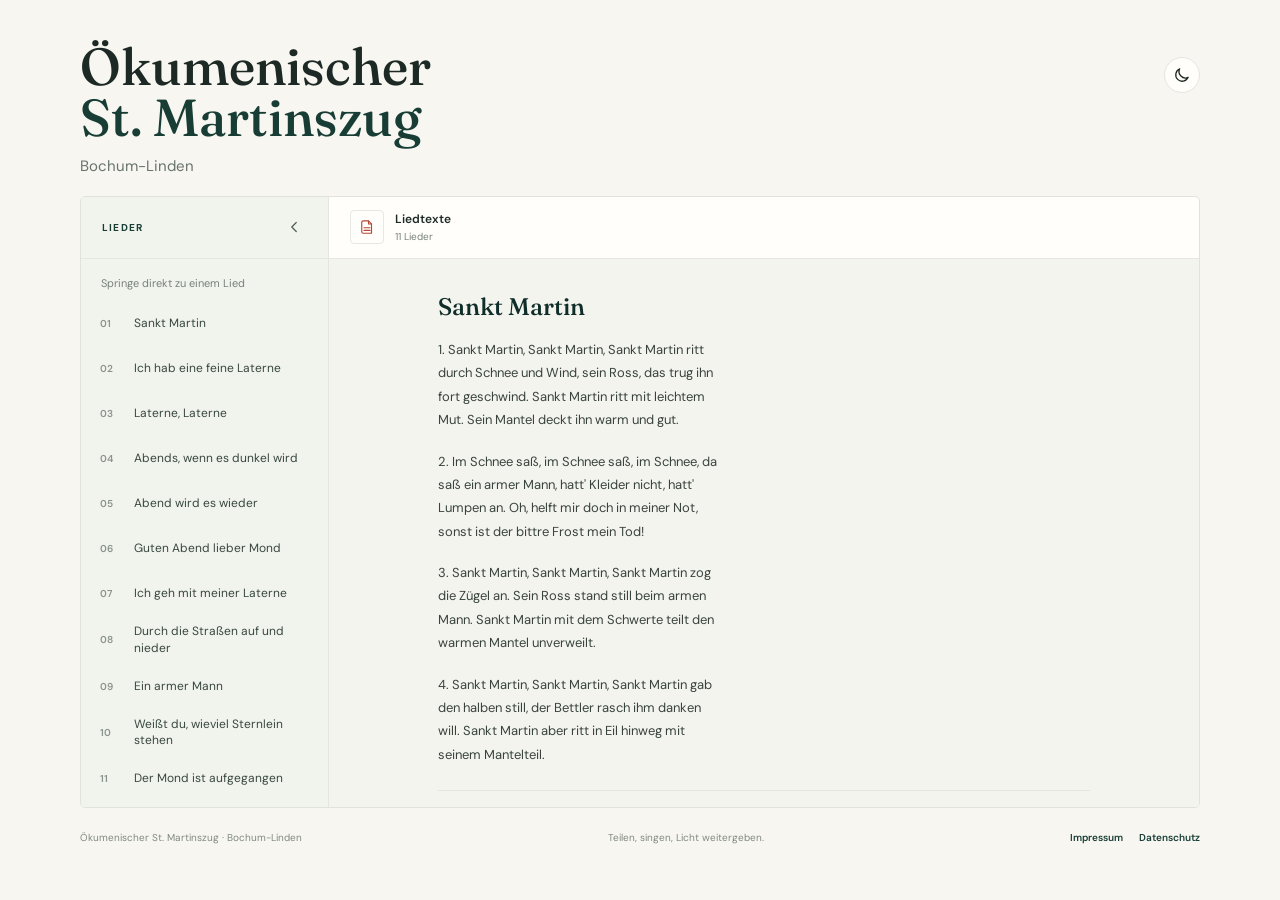
<file: index.html>
<!doctype html>
<html lang="de">
  <head>
    <meta charset="utf-8">
    <meta name="viewport" content="width=device-width, initial-scale=1">
    <meta name="theme-color" content="#173d35">
    <title>Ökumenischer St. Martinszug Bochum-Linden</title>
    <link rel="preconnect" href="https://fonts.googleapis.com">
    <link rel="preconnect" href="https://fonts.gstatic.com" crossorigin>
    <link href="https://fonts.googleapis.com/css2?family=DM+Sans:wght@400;500;600;700&family=Fraunces:opsz,wght@9..144,500;9..144,600&display=swap" rel="stylesheet">
    <link rel="stylesheet" href="styles.css">
    <script src="texte/songs.js" defer></script>
    <script src="app.js?v=4" defer></script>
  </head>
  <body>

    <main>
      <section class="page-heading">
        <div class="page-heading-row">
          <h1>Ökumenischer<br><span>St. Martinszug</span></h1>
          <button class="theme-toggle" id="theme-toggle" type="button" aria-pressed="false" aria-label="Dunkelmodus einschalten" title="Dunkelmodus einschalten">
          <svg class="theme-icon theme-icon-dark" aria-hidden="true" viewBox="0 0 24 24"><path d="M20.2 15.1A8.5 8.5 0 0 1 8.9 3.8 8.6 8.6 0 1 0 20.2 15.1Z"/></svg>
          <svg class="theme-icon theme-icon-light" aria-hidden="true" viewBox="0 0 24 24"><circle cx="12" cy="12" r="4"/><path d="M12 2v2m0 16v2M4.93 4.93l1.42 1.42m11.3 11.3 1.42 1.42M2 12h2m16 0h2M4.93 19.07l1.42-1.42m11.3-11.3 1.42-1.42"/></svg>
          </button>
        </div>
        <p class="heading-location">Bochum-Linden</p>
      </section>

      <section class="songbook" aria-label="Liedtexte">
        <aside class="song-nav" id="song-nav">
          <div class="nav-topline">
            <span class="section-label">Lieder</span>
            <button class="icon-button nav-toggle" id="nav-toggle" type="button" aria-label="Liedübersicht einklappen" aria-expanded="true" title="Liedübersicht einklappen">
              <svg aria-hidden="true" viewBox="0 0 24 24"><path d="m15 18-6-6 6-6"/></svg>
            </button>
          </div>
          <div class="nav-content" id="nav-content">
            <p class="nav-caption" id="nav-caption">Springe direkt zu einem Lied</p>
            <ol class="song-list" id="song-list"></ol>
          </div>
          <button class="icon-button nav-reopen" id="nav-reopen" type="button" aria-label="Liedübersicht ausklappen" title="Liedübersicht ausklappen" hidden>
            <svg aria-hidden="true" viewBox="0 0 24 24"><path d="m9 18 6-6-6-6"/></svg>
          </button>
        </aside>

        <div class="document-area">
          <div class="document-toolbar">
            <div class="document-title">
              <span class="document-icon" aria-hidden="true">
                <svg viewBox="0 0 24 24"><path d="M7 3.75h7l4 4v12.5H7a2 2 0 0 1-2-2v-12.5a2 2 0 0 1 2-2Z"/><path d="M14 4v4h4M8 13h8M8 16.5h8"/></svg>
              </span>
              <span><strong id="songbook-name">Liedtexte</strong><small id="song-meta">Lieder aus dem Ordner „texte“</small></span>
            </div>
          </div>
          <div class="song-display">
            <div class="song-content" id="song-content"></div>
            <div class="empty-state" id="empty-state">
              <span class="empty-mark" aria-hidden="true">
                <svg viewBox="0 0 48 48"><path d="M15 7.5h13l8 8v23H15a3 3 0 0 1-3-3v-25a3 3 0 0 1 3-3Z"/><path d="M28 8v8h8M19 25h13M19 30h13M19 35h8"/></svg>
              </span>
              <h2 id="empty-title">Noch keine Liedtexte vorhanden</h2>
              <p id="empty-copy">Lege einzelne Lieddateien als .txt im Ordner „texte“ ab. Jedes Lied beginnt mit dem Titel in der ersten Zeile.</p>
            </div>
            <div class="loading-state" id="loading-state" hidden>Die Liedtexte werden geladen …</div>
          </div>
        </div>
      </section>
    </main>

    <footer class="site-footer">
      <span>Ökumenischer St. Martinszug · Bochum-Linden</span>
      <span>Teilen, singen, Licht weitergeben.</span>
      <nav class="footer-links" aria-label="Rechtliche Informationen">
        <a href="impressum.html">Impressum</a>
        <a href="datenschutz.html">Datenschutz</a>
      </nav>
    </footer>
  </body>
</html>
</file>
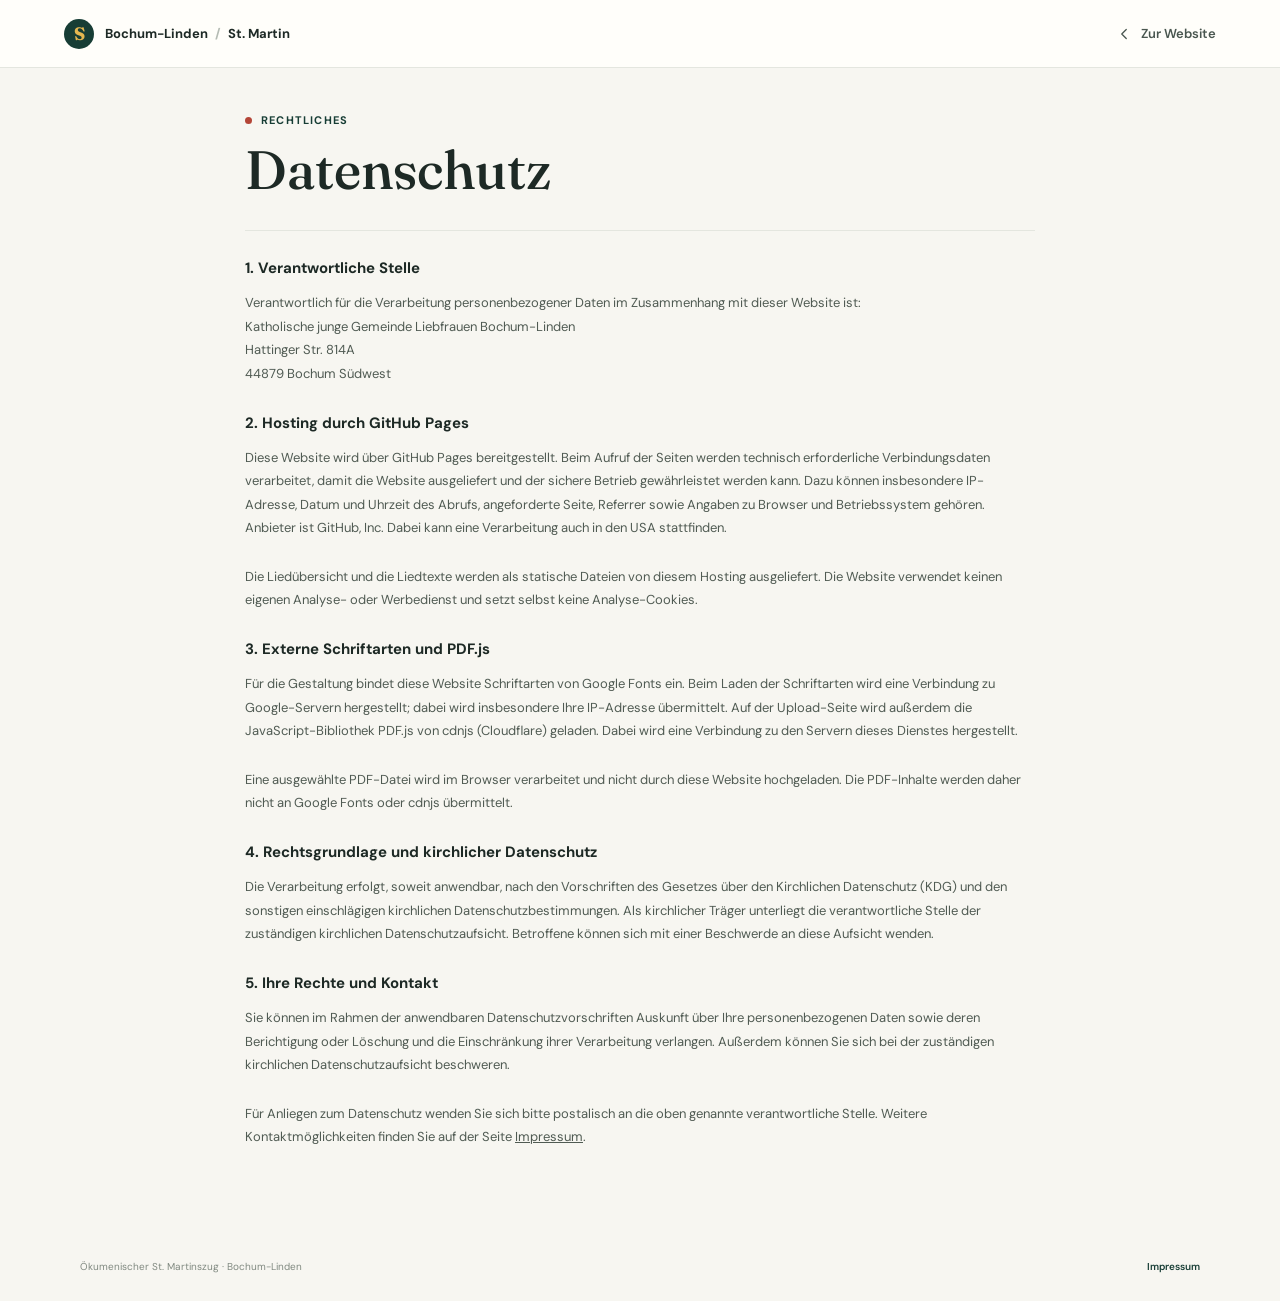
<file: datenschutz.html>
<!doctype html>
<html lang="de">
  <head>
    <meta charset="utf-8">
    <meta name="viewport" content="width=device-width, initial-scale=1">
    <meta name="theme-color" content="#173d35">
    <title>Datenschutzerklärung · St. Martinszug Bochum-Linden</title>
    <link rel="preconnect" href="https://fonts.googleapis.com">
    <link rel="preconnect" href="https://fonts.gstatic.com" crossorigin>
    <link href="https://fonts.googleapis.com/css2?family=DM+Sans:wght@400;500;600;700&family=Fraunces:opsz,wght@9..144,500;9..144,600&display=swap" rel="stylesheet">
    <link rel="stylesheet" href="styles.css">
  </head>
  <body>
    <header class="topbar">
      <a class="wordmark" href="index.html" aria-label="Zur Startseite">
        <span class="wordmark-mark" aria-hidden="true">S</span>
        <span>Bochum-Linden <span class="wordmark-divider">/</span> St. Martin</span>
      </a>
      <a class="admin-link" href="index.html">
        <svg aria-hidden="true" viewBox="0 0 24 24"><path d="m15 18-6-6 6-6"/></svg>
        Zur Website
      </a>
    </header>

    <main class="legal-main">
      <section class="admin-heading">
        <p class="eyebrow"><span class="eyebrow-dot"></span> Rechtliches</p>
        <h1>Datenschutz</h1>
      </section>
      <article class="legal-content">
        <h2>1. Verantwortliche Stelle</h2>
        <p>
          Verantwortlich für die Verarbeitung personenbezogener Daten im Zusammenhang mit dieser Website ist:<br>
          Katholische junge Gemeinde Liebfrauen Bochum-Linden<br>
          Hattinger Str. 814A<br>
          44879 Bochum Südwest
        </p>

        <h2>2. Hosting durch GitHub Pages</h2>
        <p>
          Diese Website wird über GitHub Pages bereitgestellt. Beim Aufruf der Seiten werden technisch erforderliche Verbindungsdaten verarbeitet, damit die Website ausgeliefert und der sichere Betrieb gewährleistet werden kann. Dazu können insbesondere IP-Adresse, Datum und Uhrzeit des Abrufs, angeforderte Seite, Referrer sowie Angaben zu Browser und Betriebssystem gehören. Anbieter ist GitHub, Inc. Dabei kann eine Verarbeitung auch in den USA stattfinden.
        </p>
        <p>
          Die Liedübersicht und die Liedtexte werden als statische Dateien von diesem Hosting ausgeliefert. Die Website verwendet keinen eigenen Analyse- oder Werbedienst und setzt selbst keine Analyse-Cookies.
        </p>

        <h2>3. Externe Schriftarten und PDF.js</h2>
        <p>
          Für die Gestaltung bindet diese Website Schriftarten von Google Fonts ein. Beim Laden der Schriftarten wird eine Verbindung zu Google-Servern hergestellt; dabei wird insbesondere Ihre IP-Adresse übermittelt. Auf der Upload-Seite wird außerdem die JavaScript-Bibliothek PDF.js von cdnjs (Cloudflare) geladen. Dabei wird eine Verbindung zu den Servern dieses Dienstes hergestellt.
        </p>
        <p>
          Eine ausgewählte PDF-Datei wird im Browser verarbeitet und nicht durch diese Website hochgeladen. Die PDF-Inhalte werden daher nicht an Google Fonts oder cdnjs übermittelt.
        </p>

        <h2>4. Rechtsgrundlage und kirchlicher Datenschutz</h2>
        <p>
          Die Verarbeitung erfolgt, soweit anwendbar, nach den Vorschriften des Gesetzes über den Kirchlichen Datenschutz (KDG) und den sonstigen einschlägigen kirchlichen Datenschutzbestimmungen. Als kirchlicher Träger unterliegt die verantwortliche Stelle der zuständigen kirchlichen Datenschutzaufsicht. Betroffene können sich mit einer Beschwerde an diese Aufsicht wenden.
        </p>

        <h2>5. Ihre Rechte und Kontakt</h2>
        <p>
          Sie können im Rahmen der anwendbaren Datenschutzvorschriften Auskunft über Ihre personenbezogenen Daten sowie deren Berichtigung oder Löschung und die Einschränkung ihrer Verarbeitung verlangen. Außerdem können Sie sich bei der zuständigen kirchlichen Datenschutzaufsicht beschweren.
        </p>
        <p>
          Für Anliegen zum Datenschutz wenden Sie sich bitte postalisch an die oben genannte verantwortliche Stelle. Weitere Kontaktmöglichkeiten finden Sie auf der Seite <a href="impressum.html">Impressum</a>.
        </p>
      </article>
    </main>

    <footer class="site-footer">
      <span>Ökumenischer St. Martinszug · Bochum-Linden</span>
      <nav class="footer-links" aria-label="Rechtliche Informationen">
        <a href="impressum.html">Impressum</a>
      </nav>
    </footer>
  </body>
</html>
</file>
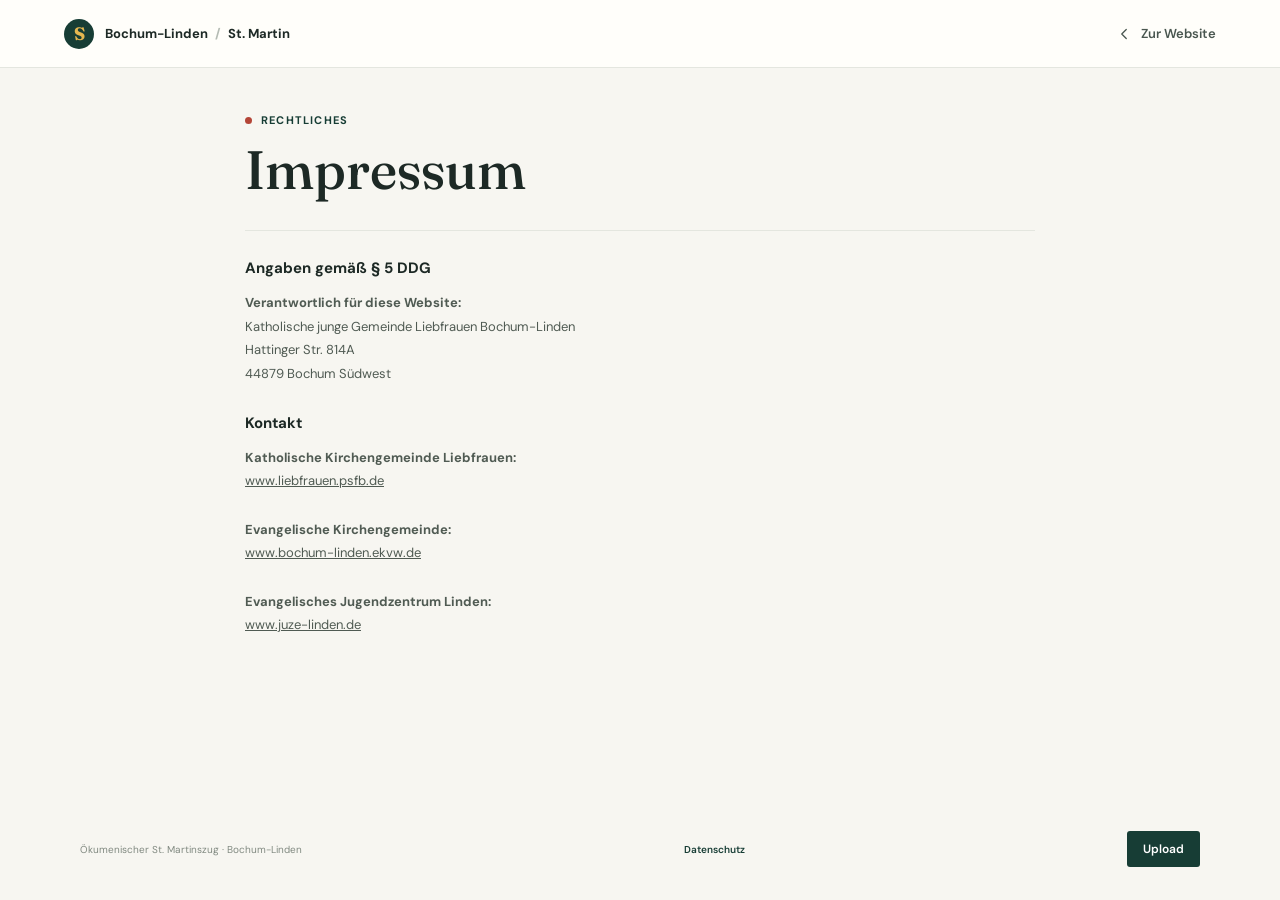
<file: impressum.html>
<!doctype html>
<html lang="de">
  <head>
    <meta charset="utf-8">
    <meta name="viewport" content="width=device-width, initial-scale=1">
    <meta name="theme-color" content="#173d35">
    <title>Impressum · St. Martinszug Bochum-Linden</title>
    <link rel="preconnect" href="https://fonts.googleapis.com">
    <link rel="preconnect" href="https://fonts.gstatic.com" crossorigin>
    <link href="https://fonts.googleapis.com/css2?family=DM+Sans:wght@400;500;600;700&family=Fraunces:opsz,wght@9..144,500;9..144,600&display=swap" rel="stylesheet">
    <link rel="stylesheet" href="styles.css">
  </head>
  <body>
    <header class="topbar">
      <a class="wordmark" href="index.html" aria-label="Zur Startseite">
        <span class="wordmark-mark" aria-hidden="true">S</span>
        <span>Bochum-Linden <span class="wordmark-divider">/</span> St. Martin</span>
      </a>
      <a class="admin-link" href="index.html">
        <svg aria-hidden="true" viewBox="0 0 24 24"><path d="m15 18-6-6 6-6"/></svg>
        Zur Website
      </a>
    </header>

    <main class="legal-main">
      <section class="admin-heading">
        <p class="eyebrow"><span class="eyebrow-dot"></span> Rechtliches</p>
        <h1>Impressum</h1>
      </section>
      <section class="legal-content">
        <h2>Angaben gemäß § 5 DDG</h2>
        <p>
          <strong>Verantwortlich für diese Website:</strong><br>
          Katholische junge Gemeinde Liebfrauen Bochum-Linden<br>
          Hattinger Str. 814A<br>
          44879 Bochum Südwest
        </p>
        <h2>Kontakt</h2>
        <p>
          <strong>Katholische Kirchengemeinde Liebfrauen:</strong><br>
          <a href="https://www.liebfrauen.psfb.de/">www.liebfrauen.psfb.de</a>
        </p>
        <p>
          <strong>Evangelische Kirchengemeinde:</strong><br>
          <a href="https://www.bochum-linden.ekvw.de/">www.bochum-linden.ekvw.de</a>
        </p>
        <p>
          <strong>Evangelisches Jugendzentrum Linden:</strong><br>
          <a href="https://www.juze-linden.de/">www.juze-linden.de</a>
        </p>
      </section>
    </main>

    <footer class="site-footer">
      <span>Ökumenischer St. Martinszug · Bochum-Linden</span>
      <nav class="footer-links" aria-label="Rechtliche Informationen">
        <a href="datenschutz.html">Datenschutz</a>
      </nav>
      <a class="button button-primary footer-upload" href="admin.html">Upload</a>
    </footer>
  </body>
</html>
</file>
<file: styles.css>
:root {
  color-scheme: light;
  --forest: #173d35;
  --forest-deep: #102e29;
  --leaf: #dce8df;
  --paper: #f7f6f1;
  --white: #fffefa;
  --ink: #1d2925;
  --muted: #78817b;
  --line: #e4e6df;
  --red: #b44537;
  --gold: #e5b750;
  --sans: "DM Sans", "Segoe UI", sans-serif;
  --serif: "Fraunces", Georgia, serif;
}

* { box-sizing: border-box; }

body {
  margin: 0;
  min-width: 320px;
  background: var(--paper);
  color: var(--ink);
  font-family: var(--sans);
  -webkit-font-smoothing: antialiased;
}

a { color: inherit; }
button, input { font: inherit; }
[hidden] { display: none !important; }

.topbar {
  height: 68px;
  padding: 0 clamp(20px, 5vw, 72px);
  display: flex;
  align-items: center;
  justify-content: space-between;
  background: var(--white);
  border-bottom: 1px solid var(--line);
}

.wordmark, .admin-link {
  display: inline-flex;
  align-items: center;
  text-decoration: none;
}

.wordmark { gap: 11px; font-size: 13px; font-weight: 700; }
.wordmark-mark {
  display: grid;
  width: 30px;
  height: 30px;
  place-items: center;
  border-radius: 50%;
  background: var(--forest);
  color: var(--gold);
  font-family: var(--serif);
  font-size: 18px;
}
.wordmark-divider { padding: 0 4px; color: #b5bcb4; }
.admin-link { gap: 8px; color: #49564f; font-size: 13px; font-weight: 600; }
.admin-link svg, .icon-button svg, .button svg { width: 18px; height: 18px; }
.admin-link svg, .icon-button svg { fill: none; stroke: currentColor; stroke-width: 1.7; stroke-linecap: round; stroke-linejoin: round; }
.admin-link:hover { color: var(--red); }

main { width: min(1120px, calc(100% - 48px)); margin: 0 auto; }
.page-heading-row { position: relative; }
.page-heading-row h1 { width: 100%; }
.theme-toggle { display: grid; flex: 0 0 36px; width: 36px; height: 36px; min-height: 36px; padding: 8px; place-items: center; border: 1px solid var(--line); border-radius: 50%; background: var(--white); color: var(--ink); cursor: pointer; }
.page-heading-row .theme-toggle { position: absolute; top: 16px; right: 0; }
.theme-toggle:hover { border-color: #9baa9d; background: var(--leaf); }
.theme-icon { width: 18px; height: 18px; fill: none; stroke: currentColor; stroke-width: 1.7; stroke-linecap: round; stroke-linejoin: round; }
.theme-icon-light { display: none; }
.dark-mode .theme-icon-dark { display: none; }
.dark-mode .theme-icon-light { display: block; }
.page-heading { padding: 24px 0 20px; }
.eyebrow, .section-label {
  margin: 0;
  color: var(--forest);
  font-size: 11px;
  font-weight: 700;
  letter-spacing: 1.2px;
  text-transform: uppercase;
}
.eyebrow { display: flex; align-items: center; gap: 9px; }
.eyebrow-dot { width: 7px; height: 7px; border-radius: 50%; background: var(--red); }
h1, h2, p { margin-top: 0; }
.page-heading h1, .admin-heading h1 {
  margin: 17px 0 5px;
  font-family: var(--serif);
  font-size: clamp(38px, 4.5vw, 52px);
  font-weight: 500;
  letter-spacing: 0;
  line-height: .99;
}
.page-heading h1 span, .admin-heading h1 span { color: var(--forest); }
.heading-location { margin: 12px 0 0; color: #68736c; font-size: 15px; }

.songbook {
  display: grid;
  min-height: 580px;
  height: min(68vh, 760px);
  grid-template-columns: 248px minmax(0, 1fr);
  overflow: hidden;
  background: var(--white);
  border: 1px solid #e0e3db;
  border-radius: 5px;
}
.songbook.is-nav-collapsed { grid-template-columns: 58px minmax(0, 1fr); }
.song-nav { position: relative; display: flex; min-height: 0; flex-direction: column; overflow: hidden; background: #f1f3ed; border-right: 1px solid var(--line); }
.nav-topline { min-height: 62px; padding: 0 17px 0 21px; display: flex; justify-content: space-between; align-items: center; border-bottom: 1px solid var(--line); }
.section-label { font-size: 10px; }
.icon-button { display: grid; width: 34px; height: 34px; padding: 0; place-items: center; border: 0; border-radius: 4px; background: transparent; color: #536159; cursor: pointer; }
.icon-button:hover { background: #e4e9e1; color: var(--forest); }
.nav-content { display: flex; min-height: 0; flex: 1; flex-direction: column; }
.nav-caption { padding: 17px 20px 10px; margin: 0; color: var(--muted); font-size: 11px; }
.song-list { min-height: 0; padding: 0 10px 12px; margin: 0; flex: 1; overflow-x: hidden; overflow-y: auto; list-style: none; }
.song-list li { margin: 2px 0; }
.song-link { display: grid; grid-template-columns: 26px minmax(0, 1fr); align-items: center; gap: 8px; min-height: 43px; padding: 6px 9px; border-radius: 3px; color: #39483f; text-decoration: none; }
.song-link:hover, .song-link:focus-visible { background: #e4eae2; color: var(--forest-deep); outline: none; }
.song-number { color: #89938b; font-size: 10px; font-weight: 600; font-variant-numeric: tabular-nums; }
.song-link-title { overflow: hidden; font-size: 12px; line-height: 1.4; text-overflow: ellipsis; }
.song-nav.is-collapsed .nav-topline { padding: 0; justify-content: center; }
.song-nav.is-collapsed .section-label, .song-nav.is-collapsed .nav-content { display: none; }
.nav-reopen { position: absolute; inset: 14px auto auto 12px; }
.document-area { min-width: 0; min-height: 0; display: flex; flex-direction: column; }
.document-toolbar { height: 62px; padding: 0 21px; display: flex; flex: 0 0 auto; align-items: center; justify-content: space-between; border-bottom: 1px solid var(--line); }
.document-title { display: flex; align-items: center; gap: 11px; min-width: 0; }
.document-icon { display: grid; width: 34px; height: 34px; flex: 0 0 auto; place-items: center; border: 1px solid #e6e8e1; border-radius: 4px; color: var(--red); }
.document-icon svg { width: 18px; height: 18px; fill: none; stroke: currentColor; stroke-width: 1.5; stroke-linecap: round; stroke-linejoin: round; }
.document-title strong, .document-title small { display: block; overflow: hidden; text-overflow: ellipsis; white-space: nowrap; }
.document-title strong { max-width: min(46vw, 390px); font-size: 12px; font-weight: 600; }
.document-title small { margin-top: 3px; color: var(--muted); font-size: 10px; }
.song-display { position: relative; min-height: 0; flex: 1; overflow-x: hidden; overflow-y: auto; background: #f4f4ef; }
.song-content { max-width: 720px; padding: 9px 34px 32px; margin: 0 auto; }
.song-card { padding: 24px 0; border-bottom: 1px solid var(--line); scroll-margin-top: 16px; }
.song-card h2 { margin: 0 0 17px; color: var(--forest-deep); font-family: var(--serif); font-size: 24px; font-weight: 500; }
.song-card p { margin: 0; color: #39443d; font-size: 13px; line-height: 1.8; }
.song-card p.song-stanza { margin-bottom: 18px; white-space: pre-line; }
.song-card p.song-stanza:last-child { margin-bottom: 0; }
.empty-state { position: absolute; inset: 0; display: flex; flex-direction: column; align-items: center; justify-content: center; padding: 24px; text-align: center; }
.empty-mark { display: grid; width: 66px; height: 66px; margin-bottom: 19px; place-items: center; border: 1px solid #d6ddd4; border-radius: 50%; color: var(--forest); }
.empty-mark svg { width: 35px; height: 35px; fill: none; stroke: currentColor; stroke-width: 1.35; stroke-linecap: round; stroke-linejoin: round; }
.empty-state h2 { margin: 0 0 8px; font-family: var(--serif); font-size: 23px; font-weight: 500; }
.empty-state p { max-width: 300px; margin: 0 0 20px; color: #6d776f; font-size: 12px; line-height: 1.6; }
.button { display: inline-flex; min-height: 42px; align-items: center; justify-content: center; gap: 9px; padding: 0 16px; border: 0; border-radius: 3px; font-size: 12px; font-weight: 600; text-decoration: none; cursor: pointer; }
.button-primary { background: var(--forest); color: white; }
.button-primary:hover { background: var(--forest-deep); }
.loading-state { position: absolute; inset: 0; display: grid; place-items: center; color: var(--muted); font-size: 13px; }
.site-footer { width: min(1120px, calc(100% - 48px)); margin: 23px auto 28px; display: flex; align-items: center; justify-content: space-between; gap: 18px; color: #808980; font-size: 10px; }
.site-footer > a:not(.button) { color: var(--forest); font-weight: 600; text-decoration: none; }
.site-footer > a:not(.button):hover { color: var(--red); }
.footer-links { display: flex; align-items: center; gap: 16px; }
.footer-links a { color: var(--forest); font-weight: 600; text-decoration: none; }
.footer-links a:hover { color: var(--red); }
.footer-upload { min-height: 36px; }

.dark-mode {
  color-scheme: dark;
  --forest: #a9c8b0;
  --forest-deep: #d3e2d5;
  --leaf: #2a3a31;
  --paper: #121916;
  --white: #1b2420;
  --ink: #e7eee9;
  --muted: #a3afa7;
  --line: #354139;
  --red: #e18b7e;
}
.dark-mode .songbook { border-color: var(--line); }
.dark-mode .song-nav { background: #1a241f; }
.dark-mode .song-link { color: #d1ddd4; }
.dark-mode .song-link:hover, .dark-mode .song-link:focus-visible { background: #29372f; color: #f0f5f0; }
.dark-mode .song-number { color: #a2b0a6; }
.dark-mode .icon-button { color: #c1cec5; }
.dark-mode .icon-button:hover, .dark-mode .theme-toggle:hover { background: #2a3a31; }
.dark-mode .document-toolbar { border-color: var(--line); }
.dark-mode .document-icon { border-color: var(--line); }
.dark-mode .song-display { background: #151d19; }
.dark-mode .song-card p { color: #d6dfd8; }
.dark-mode .heading-location { color: #b0bbb3; }
.dark-mode .empty-mark { border-color: #3b4b40; }
.dark-mode .empty-state p { color: #b0bbb3; }
.dark-mode .site-footer { color: #a3afa7; }

.admin-main { max-width: 790px; padding: 45px 0 64px; }
.admin-warning { padding: 16px 18px; margin-bottom: 24px; border: 1px solid #e2c47e; border-left: 4px solid #c28d20; border-radius: 4px; background: #fff7df; color: #594514; font-size: 12px; line-height: 1.65; }
.admin-warning strong { display: block; margin-bottom: 5px; font-size: 13px; }
.admin-warning p { margin: 0; }
.legal-main { max-width: 790px; min-height: calc(100vh - 160px); padding: 45px 0 64px; }
.legal-content { padding-top: 24px; border-top: 1px solid var(--line); color: #505b53; font-size: 13px; line-height: 1.8; }
.legal-content h2 { margin: 0 0 9px; color: var(--ink); font-size: 15px; }
.legal-content p { margin: 0 0 25px; }
.legal-note { color: #8a6253; font-size: 11px; }
.admin-heading { padding-bottom: 29px; }
.admin-heading h1 { margin-top: 16px; font-size: clamp(40px, 5vw, 54px); }
.admin-heading > p:last-child { max-width: 450px; margin: 14px 0 0; color: #6d776f; font-size: 13px; line-height: 1.7; }
.form-section { padding: 27px 0 30px; border-bottom: 1px solid var(--line); }
.form-section-heading { display: flex; gap: 14px; align-items: flex-start; margin-bottom: 21px; }
.step-number { padding-top: 3px; color: var(--red); font-family: var(--serif); font-size: 17px; }
.form-section-heading h2 { margin: 0 0 4px; font-size: 14px; font-weight: 700; }
.form-section-heading p { margin: 0; color: var(--muted); font-size: 11px; }
.upload-zone { min-height: 82px; padding: 15px 17px; display: flex; align-items: center; gap: 13px; border: 1px dashed #cbd3c9; border-radius: 4px; background: #fbfbf8; cursor: pointer; }
.upload-zone:hover, .upload-zone.has-file { border-color: #839c89; background: #f3f6f1; }
.upload-zone input { position: absolute; width: 1px; height: 1px; overflow: hidden; clip: rect(0, 0, 0, 0); }
.upload-zone:focus-within { outline: 2px solid #839c89; outline-offset: 2px; }
.upload-icon { display: grid; width: 38px; height: 38px; flex: 0 0 auto; place-items: center; border-radius: 4px; background: #e7eee6; color: var(--forest); }
.upload-icon svg { width: 19px; height: 19px; fill: none; stroke: currentColor; stroke-width: 1.6; stroke-linecap: round; stroke-linejoin: round; }
.upload-copy { display: grid; gap: 4px; min-width: 0; }
.upload-copy strong { overflow: hidden; font-size: 12px; font-weight: 600; text-overflow: ellipsis; white-space: nowrap; }
.upload-copy small { color: var(--muted); font-size: 10px; }
.upload-action { margin-left: auto; padding: 8px 11px; border: 1px solid var(--line); border-radius: 3px; background: white; color: #46534b; font-size: 10px; font-weight: 600; }
.form-actions { padding-top: 20px; display: flex; align-items: center; justify-content: space-between; gap: 18px; }
.form-actions .button { min-height: 44px; }
.save-message { margin: 0; color: var(--forest); font-size: 11px; }
.save-message.is-error { color: var(--red); }
.button-secondary { min-height: 35px; border: 1px solid #dfe3dc; background: white; color: var(--forest); }
.button-secondary:hover { background: #f1f3ed; }
.button:disabled { cursor: not-allowed; opacity: .48; }
.extracted-songs { padding: 0; margin: 0; list-style: none; }
.extracted-song { min-height: 58px; padding: 10px 0; display: flex; align-items: center; justify-content: space-between; gap: 16px; border-bottom: 1px solid var(--line); color: #39483f; font-size: 12px; }
.extracted-song:last-child { border-bottom: 0; }
.storage-note { margin: 13px 0 0; color: #899189; font-size: 10px; }

@media (max-width: 680px) {
  .topbar { height: 60px; padding: 0 18px; }
  .wordmark { gap: 8px; font-size: 11px; }
  .wordmark-mark { width: 27px; height: 27px; }
  .admin-link { gap: 5px; font-size: 11px; }
  main { width: calc(100% - 32px); }
  .page-heading { padding: 18px 0 14px; }
  .page-heading-row h1 { margin-top: 8px; font-size: clamp(32px, 8.4vw, 40px); }
  .page-heading-row .theme-toggle { top: 7px; }
  .heading-location { margin-top: 7px; font-size: 13px; }
  .songbook { height: calc(100dvh - 220px); min-height: 320px; grid-template-columns: 184px minmax(0, 1fr); }
  .songbook.is-nav-collapsed { grid-template-columns: 46px minmax(0, 1fr); }
  .nav-topline { padding: 0 10px 0 14px; }
  .nav-caption { padding: 14px 13px 8px; font-size: 10px; }
  .song-list { padding: 0 6px 10px; }
  .song-link { grid-template-columns: 20px minmax(0, 1fr); gap: 5px; padding: 6px 5px; }
  .song-link-title { font-size: 11px; }
  .document-toolbar { height: 56px; padding: 0 11px; }
  .document-title { gap: 7px; }
  .document-icon { width: 29px; height: 29px; }
  .document-title strong { max-width: 28vw; font-size: 10px; }
  .document-title small { font-size: 9px; }
  .song-content { padding: 5px 12px 24px; }
  .song-card { padding: 17px 0; }
  .song-card h2 { margin-bottom: 14px; font-size: 21px; }
  .song-card p { font-size: 15px; line-height: 1.75; }
  .song-card p.song-stanza { margin-bottom: 20px; }
  .empty-state h2 { font-size: 19px; }
  .empty-state p { font-size: 11px; }
  .site-footer { width: calc(100% - 32px); gap: 14px; font-size: 9px; }
  .site-footer { flex-wrap: wrap; }
  .site-footer span:nth-child(2) { margin-left: auto; text-align: right; }
  .admin-main { padding-top: 34px; }
  .legal-main { padding-top: 34px; }
  .extracted-song { align-items: flex-start; flex-direction: column; }
  .admin-heading { padding-bottom: 24px; }
}

@media (max-width: 410px) {
  .songbook { grid-template-columns: 154px minmax(0, 1fr); }
  .songbook.is-nav-collapsed { grid-template-columns: 42px minmax(0, 1fr); }
  .nav-topline { padding: 0 7px; }
  .document-title strong { max-width: 24vw; }
  .upload-zone { gap: 9px; padding: 12px; }
  .upload-action { padding: 7px; font-size: 9px; }
  .form-actions { align-items: flex-start; flex-direction: column; }
}
</file>
